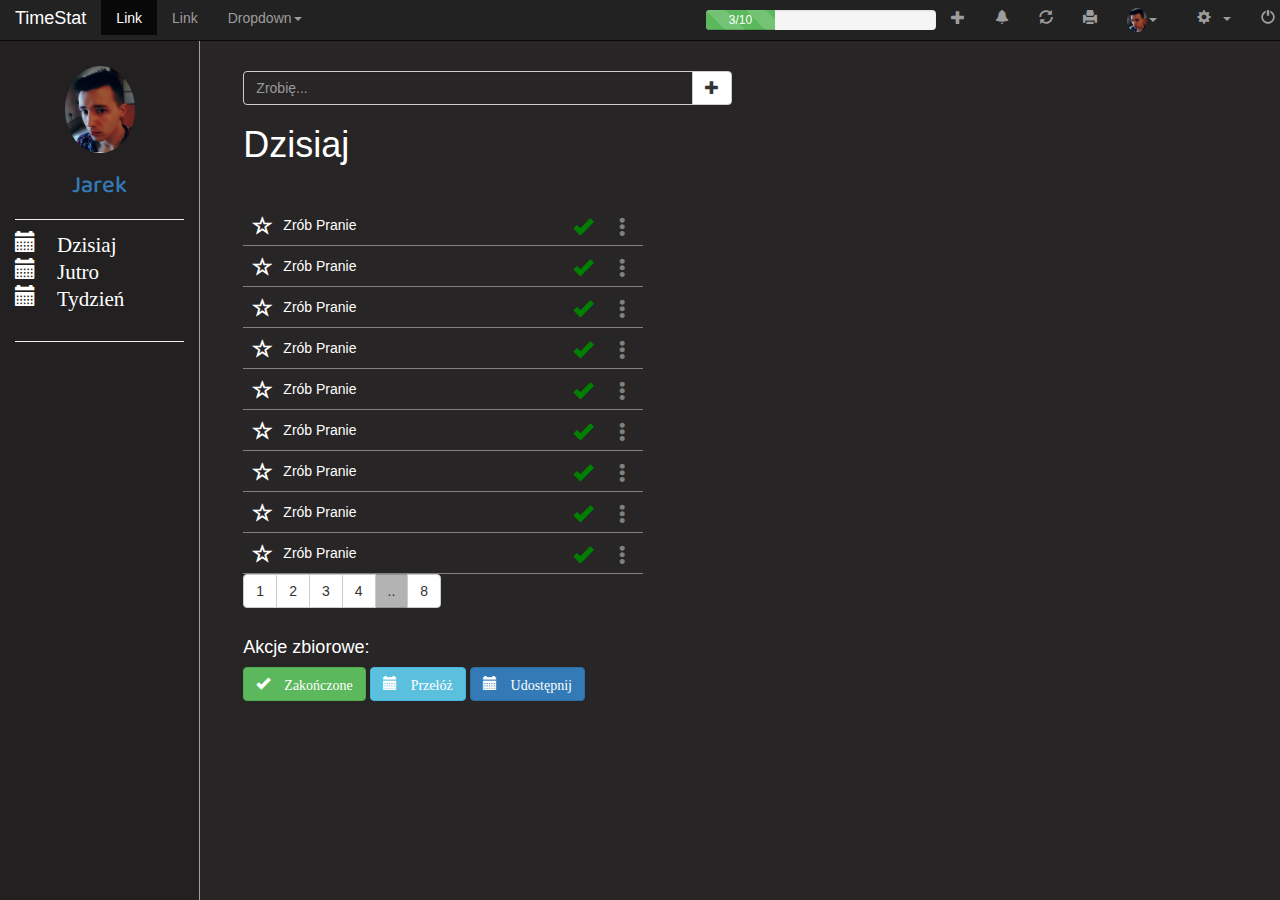
<file: layout/index.html>
<!DOCTYPE html>
<html lang="en">
  <head>
    <meta charset="utf-8">
    <meta http-equiv="X-UA-Compatible" content="IE=edge">
    <meta name="viewport" content="width=device-width, initial-scale=1">

    <title>TimeStat - Zaplanuj swoje zadania</title>

    <meta name="description" content="Lista zadań">
    <meta name="author" content="Jarosław Bińczyk!">
    
    <link href="https://fonts.googleapis.com/css?family=Baloo" rel="stylesheet"> 
    <link href="css/bootstrap.min.css" rel="stylesheet">
    <link href="css/jquery.toolbar.css" rel="stylesheet" />
    <link href="css/style.css" rel="stylesheet">
    <script type="text/javascript" src="https://www.google.com/jsapi"></script>
    <script type="text/javascript">
      google.load("visualization", "1", {packages:["corechart"]});
      google.setOnLoadCallback(drawChart);
      function drawChart() {
        var data = google.visualization.arrayToDataTable([
          ['Styczeń', 'Sales', 'Expenses'],
          ['Luty',  1000,      400],
          ['Marzec',  1170,      460],
          ['Kwiecień',  660,       1120],
          ['Maj',  1030,      540]
        ]);

        var options = {
          title: 'Twoja wydajność',
          color: 'white',
          legend: 'none',
          backgroundColor: '#272525'
        };

        var chart = new google.visualization.LineChart(document.getElementById('chart_div'));
        chart.draw(data, options);
      }
    </script>
    
  </head>
  <body>

    <div class="container-fluid">
	<div class="row">
		<div class="col-md-12">
			<nav class="navbar navbar-default navbar-inverse navbar-fixed-top" role="navigation">
				<div class="navbar-header">
					 
					<button class="navbar-toggle" type="button" data-toggle="collapse" data-target="#bs-example-navbar-collapse-1">
						 <span class="icon-bar"></span><span class="icon-bar"></span><span class="icon-bar"></span>
					</button> <a class="navbar-brand" href="#">TimeStat</a>
				</div>
				
				<div class="collapse navbar-collapse" id="bs-example-navbar-collapse-1">
					<ul class="nav navbar-nav">
						<li class="active">
							<a href="#">Link</a>
						</li>
						<li>
							<a href="#">Link</a>
						</li>
						<li class="dropdown">
							 <a class="dropdown-toggle" href="#" data-toggle="dropdown">Dropdown<strong class="caret"></strong></a>
							<ul class="dropdown-menu">
								<li>
									<a href="#">Action</a>
								</li>
								<li>
									<a href="#">Another action</a>
								</li>
								<li>
									<a href="#">Something else here</a>
								</li>
								<li class="divider">
								</li>
								<li>
									<a href="#">Separated link</a>
								</li>
								<li class="divider">
								</li>
								<li>
									<a href="#">One more separated link</a>
								</li>
							</ul>
						</li>
					</ul>
					<ul class="nav navbar-nav navbar-right">
					
						<li>
						                         
                     <div class="progress" style="width: 230px; margin: auto; margin-top: 10px; ">
                      <div class="progress-bar progress-bar-success progress-bar-striped" role="progressbar" aria-valuenow="60" aria-valuemin="0" aria-valuemax="100" style="width: 30%;">
                        3/10
                      </div>
                    </div>
						    
						</li>
						<li>
							<a href="#" alt="Dodaj"><span class="glyphicon glyphicon-plus"></span></a>
						</li>
						<li>
							<a href="#" alt="Powiadomienia"><span class="glyphicon glyphicon-bell"></span></a>
						</li>
						<li>
							<a href="#" alt="Synchronizuj"><span class="glyphicon glyphicon-refresh"></span></a>
						</li>
						<li>
							<a href="#" alt="Synchronizuj"><span class="glyphicon glyphicon-print"></span></a>
						</li>
				        <li class="dropdown">
							 <a class="dropdown-toggle" href="#" data-toggle="dropdown"><img src="img/profile.jpg" style="width: 20px; border-radius: 100%;"><strong class="caret"></strong></a>
							<ul class="dropdown-menu">
								<li>
									<a href="#">Action</a>
								</li>
								<li>
									<a href="#">Another action</a>
								</li>
								<li>
									<a href="#">Something else here</a>
								</li>
								<li class="divider">
								</li>
								<li>
									<a href="#">Separated link</a>
								</li>
							</ul>
						</li>
						<li class="dropdown">
							 <a class="dropdown-toggle" href="#" data-toggle="dropdown"><span class="glyphicon glyphicon-cog" ></span><strong class="caret"></strong></a>
							<ul class="dropdown-menu">
								<li>
									<a href="#">Action</a>
								</li>
								<li>
									<a href="#">Another action</a>
								</li>
								<li>
									<a href="#">Something else here</a>
								</li>
								<li class="divider">
								</li>
								<li>
									<a href="#">Separated link</a>
								</li>
							</ul>
						</li>
						<li>
							<a href="#" alt="logout" style="padding-right: 20px;" ><span class="glyphicon glyphicon-off"></span></a>
						</li>
					</ul>
				</div>
				
			</nav>
		</div>
	</div>
	<div class="row">
		<div class="col-md-12">
			<div class="row">
				<div class="col-md-2 left">
                    <a class="dropdown-toggle" href="#" data-toggle="dropdown"><img src="img/profile.jpg" style="width: 70px; border-radius: 100%;"><h3> Jarek</h3></a>
                    <hr>
                    <div class="left_menu_link"><span class="glyphicon glyphicon-calendar"> Dzisiaj</span></div><br />
                    <div class="left_menu_link"><span class="glyphicon glyphicon-calendar"> Jutro</span></div><br />
                    <div class="left_menu_link"><span class="glyphicon glyphicon-calendar"> Tydzień</span></div><br />
                    <hr>
                    

				</div>
				
				<div class=" col-md-10 right">

                      
                      
                      <div class="row">
                        <div class="col-lg-12" style="min-height:100%;">
                                  <div class="col-lg-6">
                                    <div class="input-group">
                                      <input type="text" class="form-control" placeholder="Zrobię...">
                                      <span class="input-group-btn">
                                        <button class="btn btn-default" type="button"><span class="glyphicon glyphicon-plus"></span></button>
                                      </span>
                                    </div>
                                    
                                    <h1>Dzisiaj</h1>
                                    <table >
                                        <tr>
                                            <td class="glyphicon glyphicon-star-empty" ></td>
                                            <td>Zrób Pranie  </td>
                                            <td class="glyphicon glyphicon-ok"></td>
                                            <td class="glyphicon glyphicon-option-vertical"></td>
                                        </tr>
                                        <tr>
                                            <td class="glyphicon glyphicon-star-empty" ></td>
                                            <td>Zrób Pranie  </td>
                                            <td class="glyphicon glyphicon-ok"></td>
                                            <td class="glyphicon glyphicon-option-vertical"></td>
                                        </tr>
                                        <tr>
                                            <td class="glyphicon glyphicon-star-empty" ></td>
                                            <td>Zrób Pranie  </td>
                                            <td class="glyphicon glyphicon-ok"></td>
                                            <td class="glyphicon glyphicon-option-vertical"></td>
                                        </tr>
                                        <tr>
                                            <td class="glyphicon glyphicon-star-empty" ></td>
                                            <td>Zrób Pranie  </td>
                                            <td class="glyphicon glyphicon-ok"></td>
                                            <td class="glyphicon glyphicon-option-vertical"></td>
                                        </tr>
                                        <tr>
                                            <td class="glyphicon glyphicon-star-empty" ></td>
                                            <td>Zrób Pranie  </td>
                                            <td class="glyphicon glyphicon-ok"></td>
                                            <td class="glyphicon glyphicon-option-vertical"></td>
                                        </tr>
                                        <tr>
                                            <td class="glyphicon glyphicon-star-empty" ></td>
                                            <td>Zrób Pranie  </td>
                                            <td class="glyphicon glyphicon-ok"></td>
                                            <td class="glyphicon glyphicon-option-vertical"></td>
                                        </tr>
                                        <tr>
                                            <td class="glyphicon glyphicon-star-empty" ></td>
                                            <td>Zrób Pranie  </td>
                                            <td class="glyphicon glyphicon-ok"></td>
                                            <td class="glyphicon glyphicon-option-vertical"></td>
                                        </tr>
                                        <tr>
                                            <td class="glyphicon glyphicon-star-empty" ></td>
                                            <td>Zrób Pranie  </td>
                                            <td class="glyphicon glyphicon-ok"></td>
                                            <td class="glyphicon glyphicon-option-vertical"></td>
                                        </tr>
                                        <tr>
                                            <td class="glyphicon glyphicon-star-empty" ></td>
                                            <td>Zrób Pranie  </td>
                                            <td class="glyphicon glyphicon-ok"></td>
                                            <td class="glyphicon glyphicon-option-vertical"></td>
                                        </tr>
                                        
                                        <br />
                                   
                                    </table>
                                    <div class="btn-group" role="group" aria-label="...">
                                      <button type="button" class="btn btn-default">1</button>
                                      <button type="button" class="btn btn-default">2</button>
                                      <button type="button" class="btn btn-default">3</button>
                                      <button type="button" class="btn btn-default">4</button>
                                      <button type="button" class="btn btn-default" disabled="disabled">..</button>
                                      <button type="button" class="btn btn-default">8</button>
                                    </div>
                                    <br />
                                    <br />
                                    <h4>Akcje zbiorowe:</h1>
                                        <button type="button" class="btn btn-success" aria-label="Left Align">
                                          <span class="glyphicon glyphicon-ok" aria-hidden="true"> Zakończone</span>
                                        </button>
                                        <button type="button" class="btn btn-info" aria-label="Left Align">
                                          <span class="glyphicon glyphicon-calendar" aria-hidden="true"> Przełóż</span>
                                        </button>
                                        <button type="button" class="btn btn-primary" aria-label="Left Align">
                                          <span class="glyphicon glyphicon-calendar" aria-hidden="true"> Udostępnij</span>
                                        </button>                                 
                                    
                                  </div>
                                  <div class="col-lg-6">
                                   <div id="chart_div" style="width: 500px; height: 300px;"></div>
                                  </div>
                         </div>
                      </div>
				</div>

			</div>
		</div>
	</div>
</div>

    <script src="js/jquery.min.js"></script>
    <script src="js/bootstrap.min.js"></script>
    <script src="js/scripts.js"></script>
    <script src="js/jquery.toolbar.js"></script>
  </body>
</html>
</file>
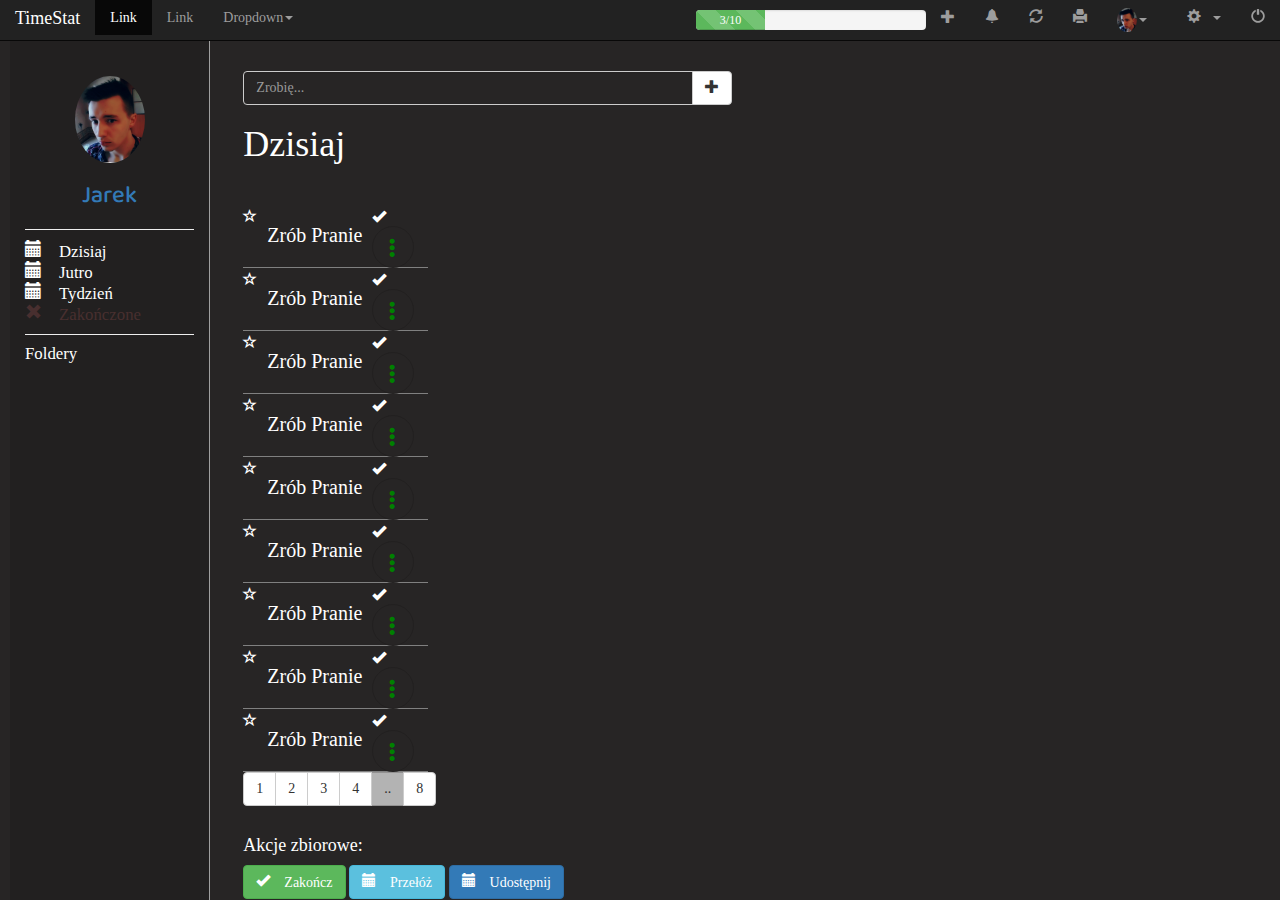
<file: php/app/index.html>
<!DOCTYPE html>
<html lang="en">
  <head>
    <meta charset="utf-8">
    <meta http-equiv="X-UA-Compatible" content="IE=edge">
    <meta name="viewport" content="width=device-width, initial-scale=1">

    <title>TimeStat - Zaplanuj swoje zadania</title>

    <meta name="description" content="Lista zadań">
    <meta name="author" content="Jarosław Bińczyk!">
    
    <link href="https://fonts.googleapis.com/css?family=Baloo" rel="stylesheet"> 
    <link href="css/bootstrap.min.css" rel="stylesheet">
    <link href="css/jquery.toolbar.css" rel="stylesheet" />
    <link href="css/style.css" rel="stylesheet">
    <script type="text/javascript" src="https://www.google.com/jsapi"></script>
    <script type="text/javascript">
      google.load("visualization", "1", {packages:["corechart"]});
      google.setOnLoadCallback(drawChart);
      function drawChart() {
        var data = google.visualization.arrayToDataTable([
          ['Styczeń', 'Sales', 'Expenses'],
          ['Luty',  1000,      400],
          ['Marzec',  1170,      460],
          ['Kwiecień',  660,       1120],
          ['Maj',  1030,      540]
        ]);

        var options = {
          title: 'Twoja wydajność',
          color: 'white',
          legend: 'none',
          backgroundColor: '#272525'
        };

        var chart = new google.visualization.LineChart(document.getElementById('chart_div'));
        chart.draw(data, options);
      }
    </script>
    
  </head>
  <body>

    <div class="container-fluid">
	<div class="row">
		<div class="col-md-12">
			<nav class="navbar navbar-default navbar-inverse navbar-fixed-top" role="navigation">
				<div class="navbar-header">
					 
					<button class="navbar-toggle" type="button" data-toggle="collapse" data-target="#bs-example-navbar-collapse-1">
						 <span class="icon-bar"></span><span class="icon-bar"></span><span class="icon-bar"></span>
					</button> <a class="navbar-brand" href="#">TimeStat</a>
				</div>
				
				<div class="collapse navbar-collapse" id="bs-example-navbar-collapse-1">
					<ul class="nav navbar-nav">
						<li class="active">
							<a href="#">Link</a>
						</li>
						<li>
							<a href="#">Link</a>
						</li>
						<li class="dropdown">
							 <a class="dropdown-toggle" href="#" data-toggle="dropdown">Dropdown<strong class="caret"></strong></a>
							<ul class="dropdown-menu">
								<li>
									<a href="#">Action</a>
								</li>
								<li>
									<a href="#">Another action</a>
								</li>
								<li>
									<a href="#">Something else here</a>
								</li>
								<li class="divider">
								</li>
								<li>
									<a href="#">Separated link</a>
								</li>
								<li class="divider">
								</li>
								<li>
									<a href="#">One more separated link</a>
								</li>
							</ul>
						</li>
					</ul>
					<ul class="nav navbar-nav navbar-right">
					
						<li>
						                         
                     <div class="progress" style="width: 230px; margin: auto; margin-top: 10px; ">
                      <div class="progress-bar progress-bar-success progress-bar-striped" role="progressbar" aria-valuenow="60" aria-valuemin="0" aria-valuemax="100" style="width: 30%;">
                        3/10
                      </div>
                    </div>
						    
						</li>
						<li>
							<a href="#" alt="Dodaj"><span class="glyphicon glyphicon-plus"></span></a>
						</li>
						<li>
							<a href="#" alt="Powiadomienia"><span class="glyphicon glyphicon-bell"></span></a>
						</li>
						<li>
							<a href="#" alt="Synchronizuj"><span class="glyphicon glyphicon-refresh"></span></a>
						</li>
						<li>
							<a href="#" alt="Synchronizuj"><span class="glyphicon glyphicon-print"></span></a>
						</li>
				        <li class="dropdown">
							 <a class="dropdown-toggle" href="#" data-toggle="dropdown"><img src="img/profile.jpg" style="width: 20px; border-radius: 100%;"><strong class="caret"></strong></a>
							<ul class="dropdown-menu">
								<li>
									<a href="#">Action</a>
								</li>
								<li>
									<a href="#">Another action</a>
								</li>
								<li>
									<a href="#">Something else here</a>
								</li>
								<li class="divider">
								</li>
								<li>
									<a href="#">Separated link</a>
								</li>
							</ul>
						</li>
						<li class="dropdown">
							 <a class="dropdown-toggle" href="#" data-toggle="dropdown"><span class="glyphicon glyphicon-cog" ></span><strong class="caret"></strong></a>
							<ul class="dropdown-menu">
								<li>
									<a href="#">Action</a>
								</li>
								<li>
									<a href="#">Another action</a>
								</li>
								<li>
									<a href="#">Something else here</a>
								</li>
								<li class="divider">
								</li>
								<li>
									<a href="#">Separated link</a>
								</li>
							</ul>
						</li>
						<li>
							<a href="#" alt="logout" style="padding-right: 20px;" ><span class="glyphicon glyphicon-off"></span></a>
						</li>
					</ul>
				</div>
				
			</nav>
		</div>
	</div>
	<div class="row">
		<div class="col-md-12">
			<div class="row">
				<div class="col-md-2 left">
                    <a class="dropdown-toggle" href="#" data-toggle="dropdown"><img src="img/profile.jpg" style="width: 70px; border-radius: 100%;"><h3> Jarek</h3></a>
                    <hr>
                    
                    
                    <div class="left_menu_link"><span class="glyphicon glyphicon-calendar"> Dzisiaj</span></div><br />
                    <div class="left_menu_link"><span class="glyphicon glyphicon-calendar"> Jutro</span></div><br />
                    <div class="left_menu_link"><span class="glyphicon glyphicon-calendar"> Tydzień</span></div><br />
                    <div class="left_menu_link"><span class="glyphicon glyphicon-remove" style="color: #482f2f;"> Zakończone</span></div>
                    <div class="left_menu_link"><hr></div>
                    <div class="left_menu_link"><span class="glyphicon glyphicon-folder"> Foldery</span></div><br />
                  
                    
                    

				</div>
				
				<div class=" col-md-10 right">

                      
                      
                      <div class="row">
                        <div class="col-lg-12" style="min-height:100%;">
                                  <div class="col-lg-6">
                                    <div class="input-group">
                                      <input type="text" class="form-control" placeholder="Zrobię...">
                                      <span class="input-group-btn">
                                        <button class="btn btn-default" type="button"><span class="glyphicon glyphicon-plus"></span></button>
                                      </span>
                                    </div>
                                    
                                    <h1>Dzisiaj</h1>
                                    <table >
                                        <tr>
                                            <td class="glyphicon glyphicon-star-empty" ></td>
                                            <td>Zrób Pranie  </td>
                                            <td class="glyphicon glyphicon-ok"></td>
                                            <td class="glyphicon glyphicon-option-vertical"></td>
                                        </tr>
                                        <tr>
                                            <td class="glyphicon glyphicon-star-empty" ></td>
                                            <td>Zrób Pranie  </td>
                                            <td class="glyphicon glyphicon-ok"></td>
                                            <td class="glyphicon glyphicon-option-vertical"></td>
                                        </tr>
                                        <tr>
                                            <td class="glyphicon glyphicon-star-empty" ></td>
                                            <td>Zrób Pranie  </td>
                                            <td class="glyphicon glyphicon-ok"></td>
                                            <td class="glyphicon glyphicon-option-vertical"></td>
                                        </tr>
                                        <tr>
                                            <td class="glyphicon glyphicon-star-empty" ></td>
                                            <td>Zrób Pranie  </td>
                                            <td class="glyphicon glyphicon-ok"></td>
                                            <td class="glyphicon glyphicon-option-vertical"></td>
                                        </tr>
                                        <tr>
                                            <td class="glyphicon glyphicon-star-empty" ></td>
                                            <td>Zrób Pranie  </td>
                                            <td class="glyphicon glyphicon-ok"></td>
                                            <td class="glyphicon glyphicon-option-vertical"></td>
                                        </tr>
                                        <tr>
                                            <td class="glyphicon glyphicon-star-empty" ></td>
                                            <td>Zrób Pranie  </td>
                                            <td class="glyphicon glyphicon-ok"></td>
                                            <td class="glyphicon glyphicon-option-vertical"></td>
                                        </tr>
                                        <tr>
                                            <td class="glyphicon glyphicon-star-empty" ></td>
                                            <td>Zrób Pranie  </td>
                                            <td class="glyphicon glyphicon-ok"></td>
                                            <td class="glyphicon glyphicon-option-vertical"></td>
                                        </tr>
                                        <tr>
                                            <td class="glyphicon glyphicon-star-empty" ></td>
                                            <td>Zrób Pranie  </td>
                                            <td class="glyphicon glyphicon-ok"></td>
                                            <td class="glyphicon glyphicon-option-vertical"></td>
                                        </tr>
                                        <tr>
                                            <td class="glyphicon glyphicon-star-empty" ></td>
                                            <td>Zrób Pranie  </td>
                                            <td class="glyphicon glyphicon-ok"></td>
                                            <td class="glyphicon glyphicon-option-vertical"></td>
                                        </tr>
                                        
                                        
                                        <br />
                                   
                                    </table>
                                    
                                    
                                    <div class="btn-group" role="group" aria-label="...">
                                      <button type="button" class="btn btn-default">1</button>
                                      <button type="button" class="btn btn-default">2</button>
                                      <button type="button" class="btn btn-default">3</button>
                                      <button type="button" class="btn btn-default">4</button>
                                      <button type="button" class="btn btn-default" disabled="disabled">..</button>
                                      <button type="button" class="btn btn-default">8</button>
                                    </div>
                                    <br />
                                    <br />
                                    <h4>Akcje zbiorowe:</h1>
                                        <button type="button" class="btn btn-success" aria-label="Left Align">
                                          <span class="glyphicon glyphicon-ok" aria-hidden="true"> Zakończ</span>
                                        </button>
                                        <button type="button" class="btn btn-info" aria-label="Left Align">
                                          <span class="glyphicon glyphicon-calendar" aria-hidden="true"> Przełóż</span>
                                        </button>
                                        <button type="button" class="btn btn-primary" aria-label="Left Align">
                                          <span class="glyphicon glyphicon-calendar" aria-hidden="true"> Udostępnij</span>
                                        </button>                                 
                                    
                                  </div>
                                  <div class="col-lg-6">
                                   <div id="chart_div" style="width: 500px; height: 300px;"></div>
                                  </div>
                         </div>
                      </div>
				</div>

			</div>
		</div>
	</div>
</div>

  </body>
</html>
</file>
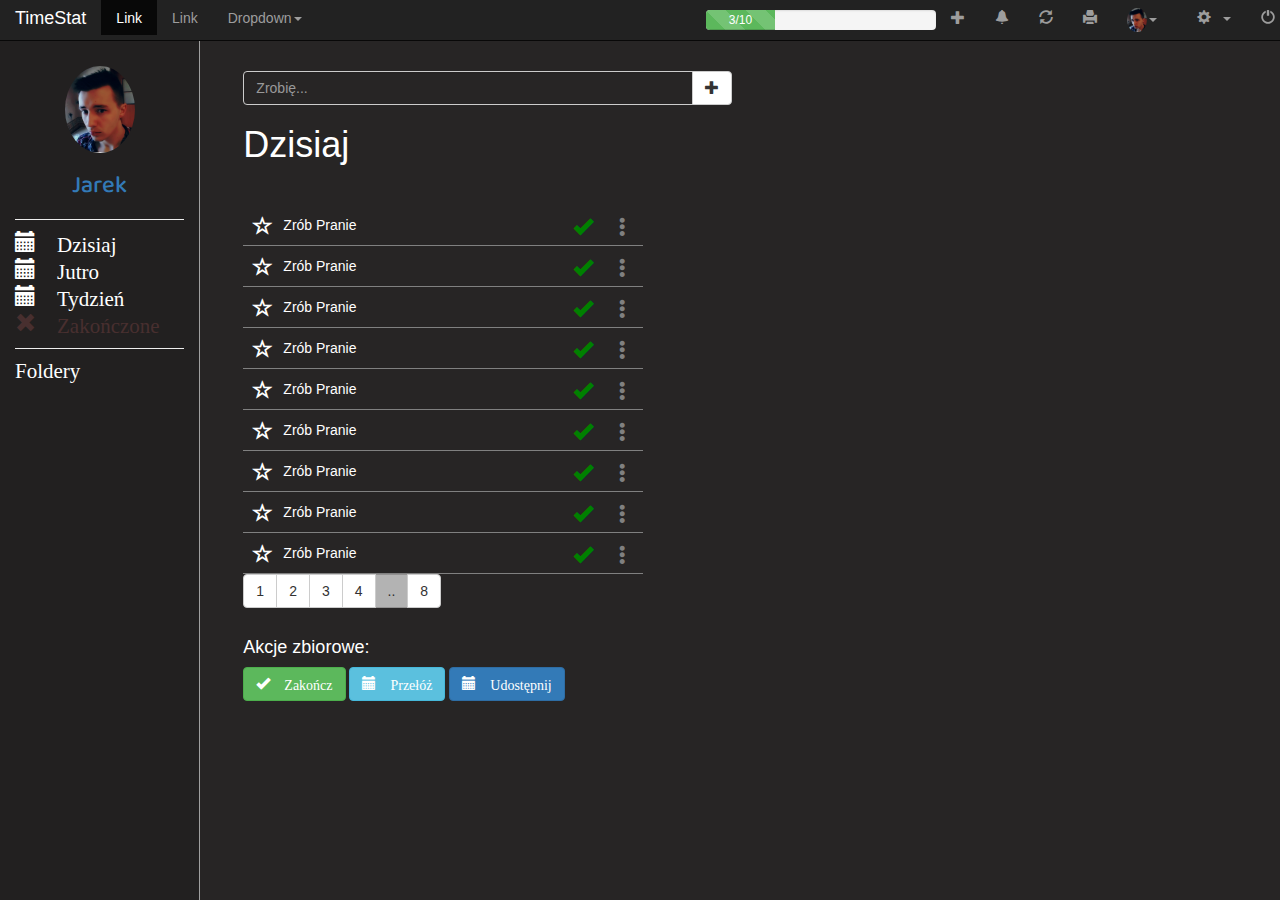
<file: php/src/app/index.html>
<!DOCTYPE html>
<html lang="en">
  <head>
    <meta charset="utf-8">
    <meta http-equiv="X-UA-Compatible" content="IE=edge">
    <meta name="viewport" content="width=device-width, initial-scale=1">

    <title>TimeStat - Zaplanuj swoje zadania</title>

    <meta name="description" content="Lista zadań">
    <meta name="author" content="Jarosław Bińczyk!">
    
    <link href="https://fonts.googleapis.com/css?family=Baloo" rel="stylesheet"> 
    <link href="css/bootstrap.min.css" rel="stylesheet">
    <link href="css/jquery.toolbar.css" rel="stylesheet" />
    <link href="css/style.css" rel="stylesheet">
    <script type="text/javascript" src="https://www.google.com/jsapi"></script>
    <script type="text/javascript">
      google.load("visualization", "1", {packages:["corechart"]});
      google.setOnLoadCallback(drawChart);
      function drawChart() {
        var data = google.visualization.arrayToDataTable([
          ['Styczeń', 'Sales', 'Expenses'],
          ['Luty',  1000,      400],
          ['Marzec',  1170,      460],
          ['Kwiecień',  660,       1120],
          ['Maj',  1030,      540]
        ]);

        var options = {
          title: 'Twoja wydajność',
          color: 'white',
          legend: 'none',
          backgroundColor: '#272525'
        };

        var chart = new google.visualization.LineChart(document.getElementById('chart_div'));
        chart.draw(data, options);
      }
    </script>
    
  </head>
  <body>

    <div class="container-fluid">
	<div class="row">
		<div class="col-md-12">
			<nav class="navbar navbar-default navbar-inverse navbar-fixed-top" role="navigation">
				<div class="navbar-header">
					 
					<button class="navbar-toggle" type="button" data-toggle="collapse" data-target="#bs-example-navbar-collapse-1">
						 <span class="icon-bar"></span><span class="icon-bar"></span><span class="icon-bar"></span>
					</button> <a class="navbar-brand" href="#">TimeStat</a>
				</div>
				
				<div class="collapse navbar-collapse" id="bs-example-navbar-collapse-1">
					<ul class="nav navbar-nav">
						<li class="active">
							<a href="#">Link</a>
						</li>
						<li>
							<a href="#">Link</a>
						</li>
						<li class="dropdown">
							 <a class="dropdown-toggle" href="#" data-toggle="dropdown">Dropdown<strong class="caret"></strong></a>
							<ul class="dropdown-menu">
								<li>
									<a href="#">Action</a>
								</li>
								<li>
									<a href="#">Another action</a>
								</li>
								<li>
									<a href="#">Something else here</a>
								</li>
								<li class="divider">
								</li>
								<li>
									<a href="#">Separated link</a>
								</li>
								<li class="divider">
								</li>
								<li>
									<a href="#">One more separated link</a>
								</li>
							</ul>
						</li>
					</ul>
					<ul class="nav navbar-nav navbar-right">
					
						<li>
						                         
                     <div class="progress" style="width: 230px; margin: auto; margin-top: 10px; ">
                      <div class="progress-bar progress-bar-success progress-bar-striped" role="progressbar" aria-valuenow="60" aria-valuemin="0" aria-valuemax="100" style="width: 30%;">
                        3/10
                      </div>
                    </div>
						    
						</li>
						<li>
							<a href="#" alt="Dodaj"><span class="glyphicon glyphicon-plus"></span></a>
						</li>
						<li>
							<a href="#" alt="Powiadomienia"><span class="glyphicon glyphicon-bell"></span></a>
						</li>
						<li>
							<a href="#" alt="Synchronizuj"><span class="glyphicon glyphicon-refresh"></span></a>
						</li>
						<li>
							<a href="#" alt="Synchronizuj"><span class="glyphicon glyphicon-print"></span></a>
						</li>
				        <li class="dropdown">
							 <a class="dropdown-toggle" href="#" data-toggle="dropdown"><img src="img/profile.jpg" style="width: 20px; border-radius: 100%;"><strong class="caret"></strong></a>
							<ul class="dropdown-menu">
								<li>
									<a href="#">Action</a>
								</li>
								<li>
									<a href="#">Another action</a>
								</li>
								<li>
									<a href="#">Something else here</a>
								</li>
								<li class="divider">
								</li>
								<li>
									<a href="#">Separated link</a>
								</li>
							</ul>
						</li>
						<li class="dropdown">
							 <a class="dropdown-toggle" href="#" data-toggle="dropdown"><span class="glyphicon glyphicon-cog" ></span><strong class="caret"></strong></a>
							<ul class="dropdown-menu">
								<li>
									<a href="#">Action</a>
								</li>
								<li>
									<a href="#">Another action</a>
								</li>
								<li>
									<a href="#">Something else here</a>
								</li>
								<li class="divider">
								</li>
								<li>
									<a href="#">Separated link</a>
								</li>
							</ul>
						</li>
						<li>
							<a href="#" alt="logout" style="padding-right: 20px;" ><span class="glyphicon glyphicon-off"></span></a>
						</li>
					</ul>
				</div>
				
			</nav>
		</div>
	</div>
	<div class="row">
		<div class="col-md-12">
			<div class="row">
				<div class="col-md-2 left">
                    <a class="dropdown-toggle" href="#" data-toggle="dropdown"><img src="img/profile.jpg" style="width: 70px; border-radius: 100%;"><h3> Jarek</h3></a>
                    <hr>
                    
                    
                    <div class="left_menu_link"><span class="glyphicon glyphicon-calendar"> Dzisiaj</span></div><br />
                    <div class="left_menu_link"><span class="glyphicon glyphicon-calendar"> Jutro</span></div><br />
                    <div class="left_menu_link"><span class="glyphicon glyphicon-calendar"> Tydzień</span></div><br />
                    <div class="left_menu_link"><span class="glyphicon glyphicon-remove" style="color: #482f2f;"> Zakończone</span></div>
                    <div class="left_menu_link"><hr></div>
                    <div class="left_menu_link"><span class="glyphicon glyphicon-folder"> Foldery</span></div><br />
                  
                    
                    

				</div>
				
				<div class=" col-md-10 right">

                      
                      
                      <div class="row">
                        <div class="col-lg-12" style="min-height:100%;">
                                  <div class="col-lg-6">
                                    <div class="input-group">
                                      <input type="text" class="form-control" placeholder="Zrobię...">
                                      <span class="input-group-btn">
                                        <button class="btn btn-default" type="button"><span class="glyphicon glyphicon-plus"></span></button>
                                      </span>
                                    </div>
                                    
                                    <h1>Dzisiaj</h1>
                                    <table >
                                        <tr>
                                            <td class="glyphicon glyphicon-star-empty" ></td>
                                            <td>Zrób Pranie  </td>
                                            <td class="glyphicon glyphicon-ok"></td>
                                            <td class="glyphicon glyphicon-option-vertical"></td>
                                        </tr>
                                        <tr>
                                            <td class="glyphicon glyphicon-star-empty" ></td>
                                            <td>Zrób Pranie  </td>
                                            <td class="glyphicon glyphicon-ok"></td>
                                            <td class="glyphicon glyphicon-option-vertical"></td>
                                        </tr>
                                        <tr>
                                            <td class="glyphicon glyphicon-star-empty" ></td>
                                            <td>Zrób Pranie  </td>
                                            <td class="glyphicon glyphicon-ok"></td>
                                            <td class="glyphicon glyphicon-option-vertical"></td>
                                        </tr>
                                        <tr>
                                            <td class="glyphicon glyphicon-star-empty" ></td>
                                            <td>Zrób Pranie  </td>
                                            <td class="glyphicon glyphicon-ok"></td>
                                            <td class="glyphicon glyphicon-option-vertical"></td>
                                        </tr>
                                        <tr>
                                            <td class="glyphicon glyphicon-star-empty" ></td>
                                            <td>Zrób Pranie  </td>
                                            <td class="glyphicon glyphicon-ok"></td>
                                            <td class="glyphicon glyphicon-option-vertical"></td>
                                        </tr>
                                        <tr>
                                            <td class="glyphicon glyphicon-star-empty" ></td>
                                            <td>Zrób Pranie  </td>
                                            <td class="glyphicon glyphicon-ok"></td>
                                            <td class="glyphicon glyphicon-option-vertical"></td>
                                        </tr>
                                        <tr>
                                            <td class="glyphicon glyphicon-star-empty" ></td>
                                            <td>Zrób Pranie  </td>
                                            <td class="glyphicon glyphicon-ok"></td>
                                            <td class="glyphicon glyphicon-option-vertical"></td>
                                        </tr>
                                        <tr>
                                            <td class="glyphicon glyphicon-star-empty" ></td>
                                            <td>Zrób Pranie  </td>
                                            <td class="glyphicon glyphicon-ok"></td>
                                            <td class="glyphicon glyphicon-option-vertical"></td>
                                        </tr>
                                        <tr>
                                            <td class="glyphicon glyphicon-star-empty" ></td>
                                            <td>Zrób Pranie  </td>
                                            <td class="glyphicon glyphicon-ok"></td>
                                            <td class="glyphicon glyphicon-option-vertical"></td>
                                        </tr>
                                        
                                        
                                        <br />
                                   
                                    </table>
                                    
                                    
                                    <div class="btn-group" role="group" aria-label="...">
                                      <button type="button" class="btn btn-default">1</button>
                                      <button type="button" class="btn btn-default">2</button>
                                      <button type="button" class="btn btn-default">3</button>
                                      <button type="button" class="btn btn-default">4</button>
                                      <button type="button" class="btn btn-default" disabled="disabled">..</button>
                                      <button type="button" class="btn btn-default">8</button>
                                    </div>
                                    <br />
                                    <br />
                                    <h4>Akcje zbiorowe:</h1>
                                        <button type="button" class="btn btn-success" aria-label="Left Align">
                                          <span class="glyphicon glyphicon-ok" aria-hidden="true"> Zakończ</span>
                                        </button>
                                        <button type="button" class="btn btn-info" aria-label="Left Align">
                                          <span class="glyphicon glyphicon-calendar" aria-hidden="true"> Przełóż</span>
                                        </button>
                                        <button type="button" class="btn btn-primary" aria-label="Left Align">
                                          <span class="glyphicon glyphicon-calendar" aria-hidden="true"> Udostępnij</span>
                                        </button>                                 
                                    
                                  </div>
                                  <div class="col-lg-6">
                                   <div id="chart_div" style="width: 500px; height: 300px;"></div>
                                  </div>
                         </div>
                      </div>
				</div>

			</div>
		</div>
	</div>
</div>

    <script src="js/jquery.min.js"></script>
    <script src="js/bootstrap.min.js"></script>
    <script src="js/scripts.js"></script>
    <script src="js/jquery.toolbar.js"></script>
  </body>
</html>
</file>
<file: layout/css/style.css>
# Empty CSS file for your own CSS
</file>
<file: php/app/css/style.css>
# Empty CSS file for your own CSS
</file>
<file: php/src/app/css/style.css>
# Empty CSS file for your own CSS
</file>
